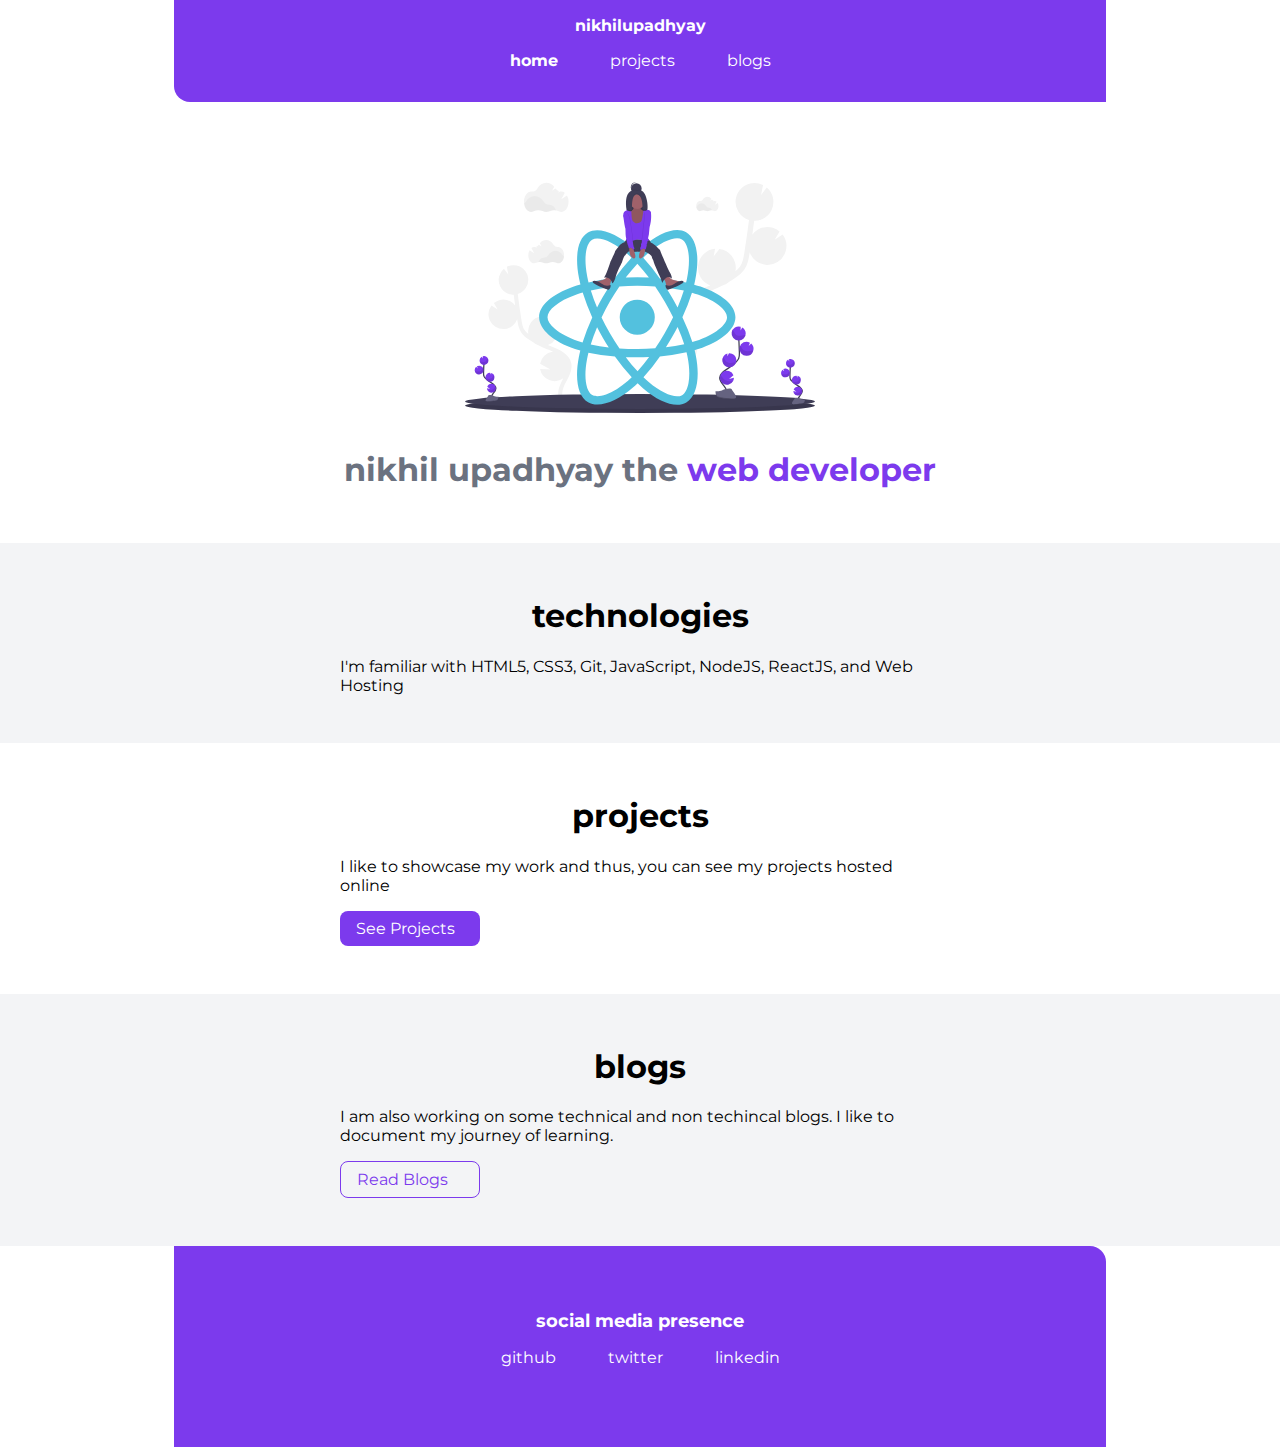
<file: index.html>
<!DOCTYPE html>
<html lang="en">

<head>
    <meta charset="UTF-8">
    <meta name="viewport" content="width=device-width, initial-scale=1.0">
    <title>home | nikhil</title>
    <link href="styles.css" rel="stylesheet" />
</head>

<body>
    <nav class="navigation container">
        <div class="nav-brand">nikhilupadhyay</div>
        <ul class="list-non-bullet nav-pills">
            <li class="list-item-inline">
                <a class="link link-active" href="index.html">home</a>
            </li>
            <li class="list-item-inline">
                <a class="link" href="projects.html">projects</a>
            </li>
            <li class="list-item-inline">
                <a class="link" href="blogs.html">blogs</a>
            </li>
        </ul>
    </nav>

    <header class="hero">
        <img class="hero-img" src="images/hero.svg" />
        <h1 class="hero-heading">nikhil upadhyay the <span class="heading-inverted"> web developer</span></h1>
    </header>

    <section class="section ow">
        <div class="container container-center">
            <h1>technologies</h1>
            <p>I'm familiar with HTML5, CSS3, Git, JavaScript, NodeJS, ReactJS, and Web Hosting</p>
        </div>
    </section>

    <section class="section">
        <div class="container container-center">
            <h1>projects</h1>
            <p>I like to showcase my work and thus, you can see my projects hosted online</p>
            <a class="link link-primary" href="projects.html">See Projects</a>
        </div>
    </section>

    <section class="section ow">
        <div class="container container-center">
            <h1>blogs</h1>
            <p>I am also working on some technical and non techincal blogs. I like to document my journey of learning.
            </p>
            <a class="link link-secondary" href="blogs.html">Read Blogs</a>
        </div>
    </section>

    <footer class="footer">
        <div class="footer-header">social media presence</div>
        <ul class="social-links list-non-bullet">
            <li class="list-item-inline">
                <a class="link" href="https://github.com/jerrycode06">
                    github
                </a>
            </li>
            <li class="list-item-inline">
                <a class="link" href="https://twitter.com/chaotic_jerry">
                    twitter
                </a>
            </li>
            <li class="list-item-inline">
                <a class="link" href="https://linkedin.com/in/nikhil-upadhyay-166673150/">
                    linkedin
                </a>
            </li>

        </ul>
    </footer>



</body>

</html>
</file>
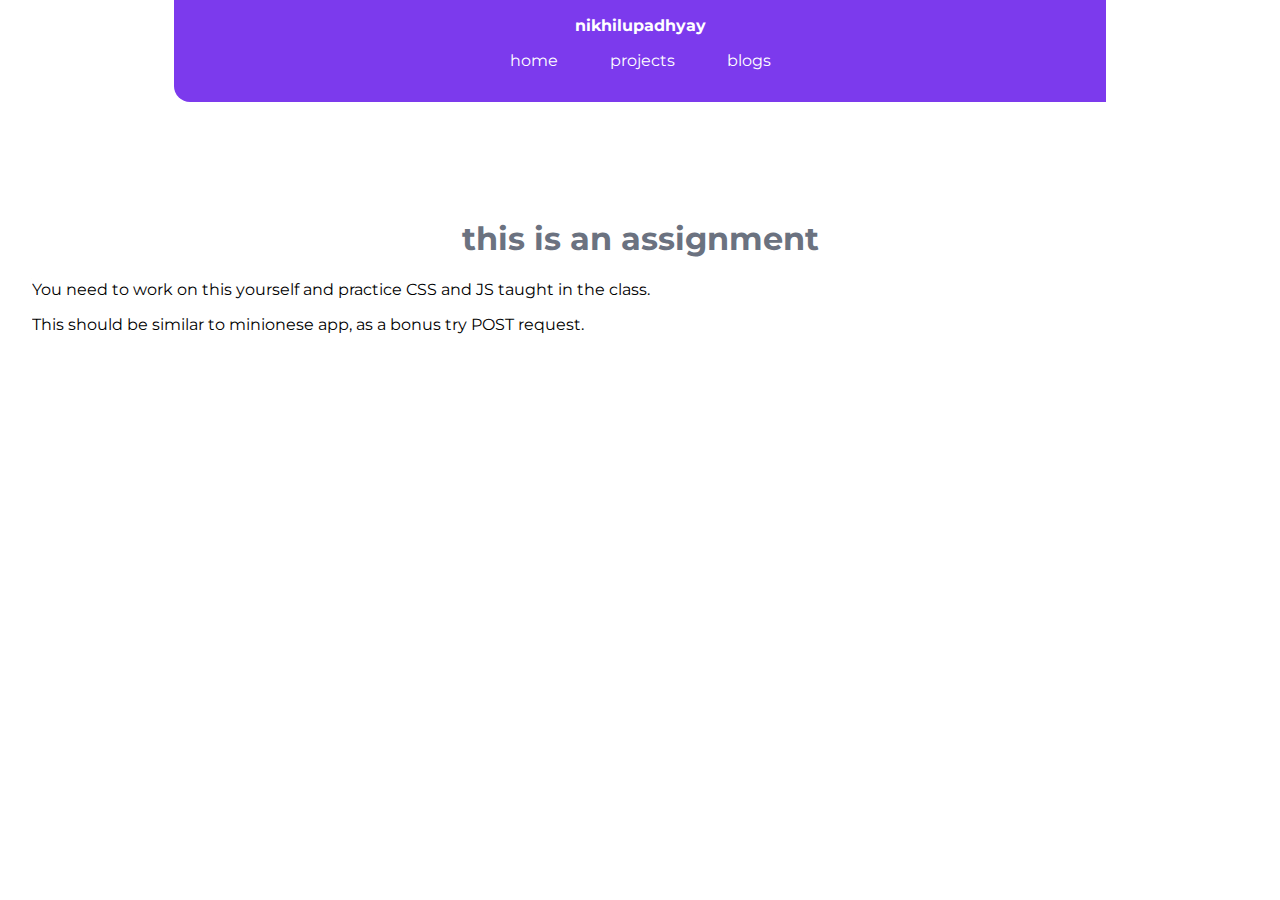
<file: assignments.html>
<!DOCTYPE html>
<html lang="en">

<head>
    <meta charset="UTF-8">
    <meta name="viewport" content="width=device-width, initial-scale=1.0">
    <link href="styles.css" rel="stylesheet" />
    <title>assignment | nikhil</title>
</head>

<body>
    <nav class="navigation container">
        <div class="nav-brand">nikhilupadhyay</div>
        <ul class="list-non-bullet nav-pills">
            <li class="list-item-inline">
                <a class="link" href="/">home</a>
            </li>
            <li class="list-item-inline">
                <a class="link " href="projects.html">projects</a>
            </li>
            <li class="list-item-inline">
                <a class="link" href="blogs.html">blogs</a>
            </li>
        </ul>
    </nav>

    <header class="hero">
        <h1 class="hero-heading">this is an assignment</h1>
        <p> You need to work on this yourself and practice CSS and JS taught in the class.</p>
        <p>This should be similar to minionese app, as a bonus try POST request.</p>
    </header>

</body>

</html>
</file>
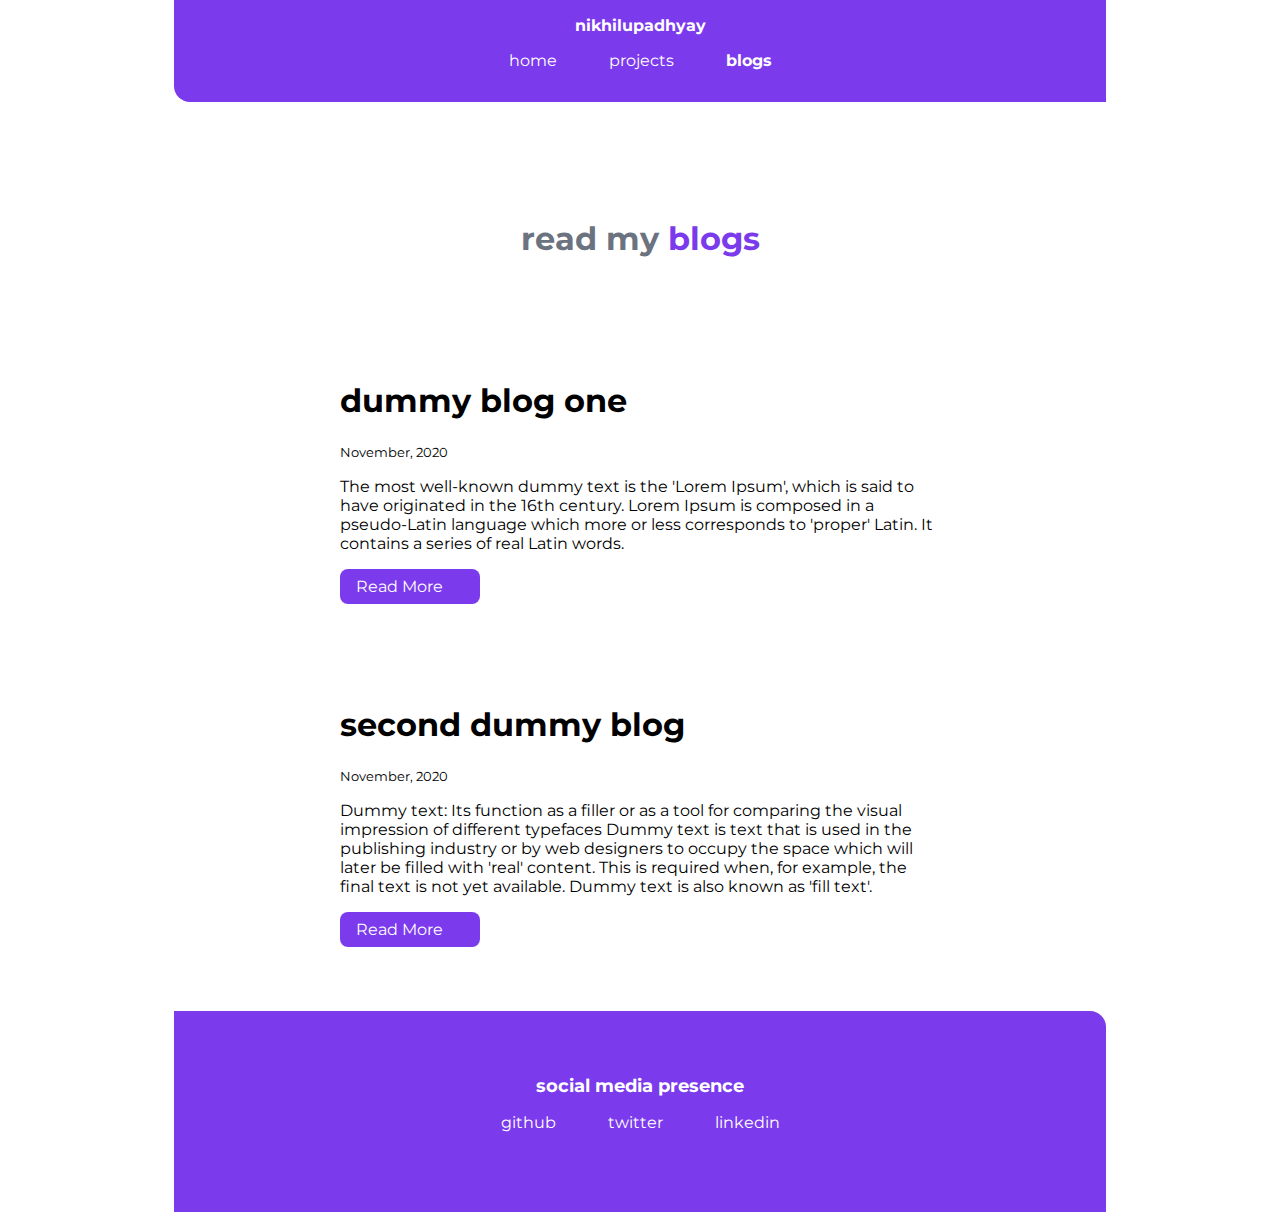
<file: blogs.html>
<!DOCTYPE html>
<html lang="en">

<head>
    <meta charset="UTF-8">
    <meta name="viewport" content="width=device-width, initial-scale=1.0">
    <link href="styles.css" rel="stylesheet" />
    <title>blogs | nikhil</title>
</head>

<body>
    <nav class="navigation container">
        <div class="nav-brand">nikhilupadhyay</div>
        <ul class="list-non-bullet nav-pills">
            <li class="list-item-inline">
                <a class="link" href="/">home</a>
            </li>
            <li class="list-item-inline">
                <a class="link " href="projects.html">projects</a>
            </li>
            <li class="list-item-inline">
                <a class="link link-active" href="blogs.html">blogs</a>
            </li>
        </ul>
    </nav>

    <header class="hero">
        <h1 class="hero-heading">read my <span class="heading-inverted">blogs</span></h1>
    </header>

    <ul class="list-non-bullet">

        <li>
            <article class="showcase-list container container-center ">
                <h1>dummy blog one</h1>
                <small>November, 2020</small>
                <p>The most well-known dummy text is the 'Lorem Ipsum', which is said to have originated in the 16th
                    century. Lorem Ipsum is composed in a pseudo-Latin language which more or less corresponds to
                    'proper' Latin. It contains a series of real Latin words.</p>

                <a class="link link-primary" href="dummy-blog.html">Read More</a>
            </article>

        </li>

        <li>
            <article class="showcase-list container container-center ">
                <h1>second dummy blog</h1>
                <small>November, 2020</small>
                <p>Dummy text: Its function as a filler or as a tool for comparing the visual impression of different
                    typefaces Dummy text is text that is used in the publishing industry or by web designers to occupy
                    the space which will later be filled with 'real' content. This is required when, for example, the
                    final text is not yet available. Dummy text is also known as 'fill text'.</p>

                <a class="link link-primary" href="dummy-blog.html">Read More</a>
            </article>

        </li>

    </ul>

    <footer class="footer">
        <div class="footer-header">social media presence</div>
        <ul class="social-links list-non-bullet">
            <li class="list-item-inline">
                <a class="link" href="https://github.com/jerrycode06">
                    github
                </a>
            </li>
            <li class=" list-item-inline">
                <a class="link" href="https://twitter.com/chaotic_jerry">
                    twitter
                </a>
            </li>
            <li class="list-item-inline">
                <a class="link" href="https://linkedin.com/in/nikhil-upadhyay-166673150/">
                    linkedin
                </a>
            </li>

        </ul>
    </footer>

</body>

</html>
</file>
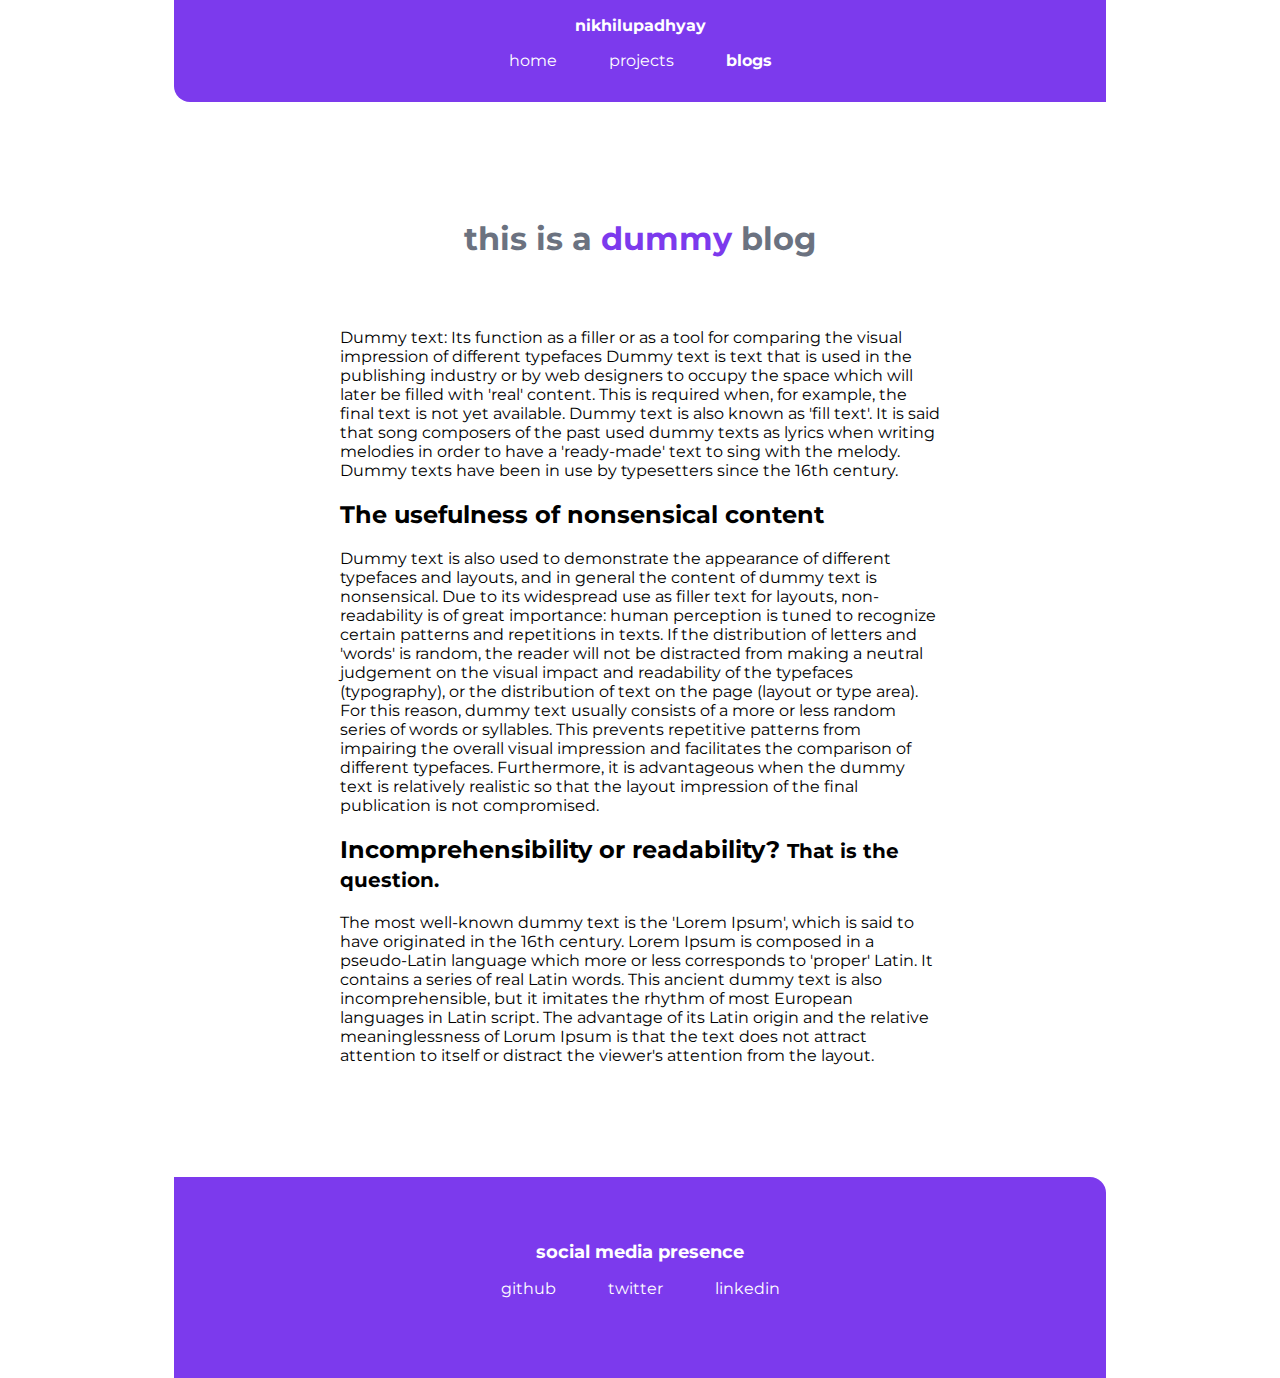
<file: dummy-blog.html>
<!DOCTYPE html>
<html lang="en">

<head>
    <meta charset="UTF-8">
    <meta name="viewport" content="width=device-width, initial-scale=1.0">
    <link href="styles.css" rel="stylesheet" />
    <title>blogs | nikhil</title>
</head>

<body>
    <nav class="navigation container">
        <div class="nav-brand">nikhilupadhyay</div>
        <ul class="list-non-bullet nav-pills">
            <li class="list-item-inline">
                <a class="link" href="/">home</a>
            </li>
            <li class="list-item-inline">
                <a class="link " href="projects.html">projects</a>
            </li>
            <li class="list-item-inline">
                <a class="link link-active" href="blogs.html">blogs</a>
            </li>
        </ul>
    </nav>

    <header class="hero">
        <h1 class="hero-heading">this is a <span class="heading-inverted">dummy</span> blog</h1>
    </header>

    <article class="container-center showcase-blog">
        <p>
            Dummy text: Its function as a filler or as a tool for comparing the visual impression of different typefaces
            Dummy text is text that is used in the publishing industry or by web designers to occupy the space which
            will later be filled with 'real' content. This is required when, for example, the final text is not yet
            available. Dummy text is also known as 'fill text'. It is said that song composers of the past used dummy
            texts as lyrics when writing melodies in order to have a 'ready-made' text to sing with the melody. Dummy
            texts have been in use by typesetters since the 16th century.
        </p>

        <h2>The usefulness of nonsensical content</h2>
        <p>
            Dummy text is also used to demonstrate the appearance of different typefaces and layouts, and in general the
            content of dummy text is nonsensical. Due to its widespread use as filler text for layouts, non-readability
            is of great importance: human perception is tuned to recognize certain patterns and repetitions in texts. If
            the distribution of letters and 'words' is random, the reader will not be distracted from making a neutral
            judgement on the visual impact and readability of the typefaces (typography), or the distribution of text on
            the page (layout or type area). For this reason, dummy text usually consists of a more or less random series
            of words or syllables. This prevents repetitive patterns from impairing the overall visual impression and
            facilitates the comparison of different typefaces. Furthermore, it is advantageous when the dummy text is
            relatively realistic so that the layout impression of the final publication is not compromised.
        </p>


        <h2> Incomprehensibility or readability? <small>That is the question.</small> </h2>
        <p>
            The most well-known dummy text is the 'Lorem Ipsum', which is said to have originated in the 16th century.
            Lorem Ipsum is composed in a pseudo-Latin language which more or less corresponds to 'proper' Latin. It
            contains a series of real Latin words. This ancient dummy text is also incomprehensible, but it imitates the
            rhythm of most European languages in Latin script. The advantage of its Latin origin and the relative
            meaninglessness of Lorum Ipsum is that the text does not attract attention to itself or distract the
            viewer's attention from the layout.
        </p>

    </article>


    <footer class="footer">
        <div class="footer-header">social media presence</div>
        <ul class="social-links list-non-bullet">
            <li class="list-item-inline">
                <a class="link" href="https://github.com/jerrycode06">
                    github
                </a>
            </li>
            <li class="list-item-inline">
                <a class="link" href="https://twitter.com/chaotic_jerry">
                    twitter
                </a>
            </li>
            <li class="list-item-inline">
                <a class="link" href="https://linkedin.com/in/nikhil-upadhyay-166673150/">
                    linkedin
                </a>
            </li>

        </ul>
    </footer>

</body>

</html>
</file>
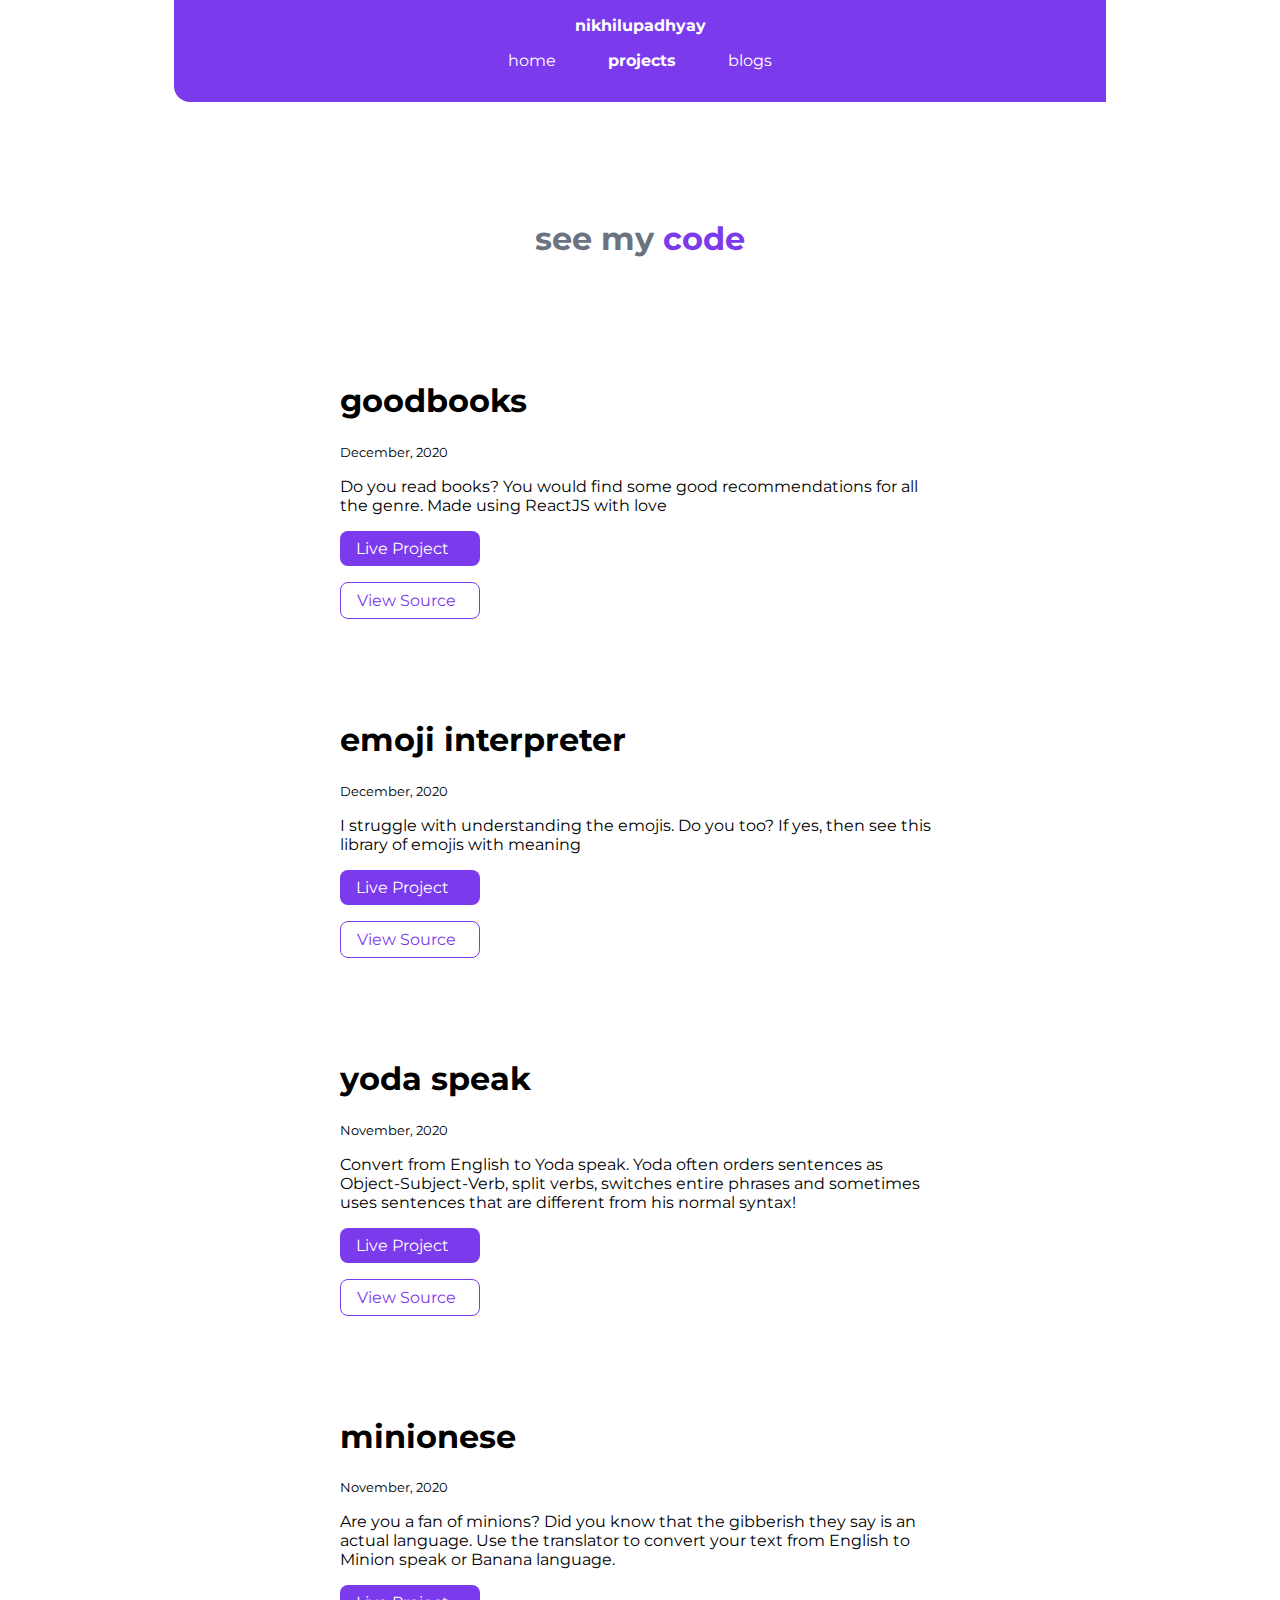
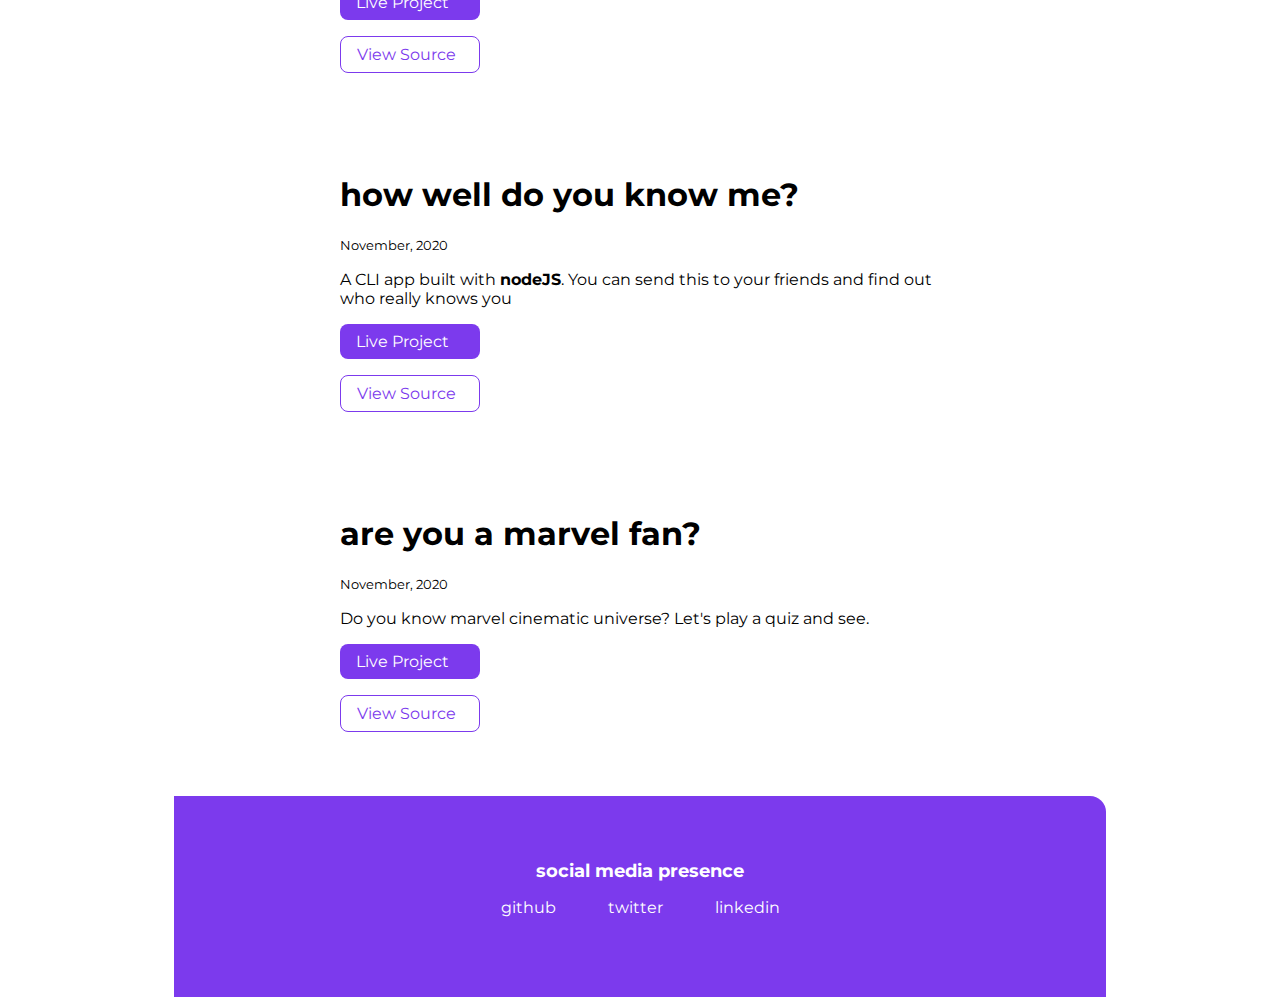
<file: projects.html>
<!DOCTYPE html>
<html lang="en">

<head>
    <meta charset="UTF-8">
    <meta name="viewport" content="width=device-width, initial-scale=1.0">
    <link href="styles.css" rel="stylesheet" />
    <title>projects | nikhil</title>
</head>

<body>
    <nav class="navigation container">
        <div class="nav-brand">nikhilupadhyay</div>
        <ul class="list-non-bullet nav-pills">
            <li class="list-item-inline">
                <a class="link" href="/">home</a>
            </li>
            <li class="list-item-inline">
                <a class="link link-active" href="projects.html">projects</a>
            </li>
            <li class="list-item-inline">
                <a class="link" href="blogs.html">blogs</a>
            </li>
        </ul>
    </nav>

    <header class="hero">
        <h1 class="hero-heading">see my <span class="heading-inverted"> code</span></h1>
    </header>

    <ul class="list-non-bullet">

        <li>
            <article class="showcase-list container container-center ">
                <h1>goodbooks</h1>
                <small>December, 2020</small>
                <p>Do you read books? You would find some good recommendations for all the genre. Made using ReactJS
                    with love</p>

                <a class="link link-primary" href="https://hiq3h.csb.app/">Live Project</a>
                <a class="link link-secondary"
                    href="https://github.com/tanaypratap/neogcamp-lesson-five-assignments">View Source</a>

            </article>

        </li>

        <li>
            <article class="showcase-list container container-center ">
                <h1>emoji interpreter</h1>
                <small>December, 2020</small>
                <p>I struggle with understanding the emojis. Do you too? If yes, then see this library of emojis with
                    meaning</p>

                <a class="link link-primary" href="https://l4w0y.csb.app/">Live Project</a>
                <a class="link link-secondary" href="https://github.com/tanaypratap/neogcamp-practice-emoji-app">View
                    Source</a>

            </article>

        </li>

        <li>
            <article class="showcase-list container container-center ">
                <h1>yoda speak</h1>
                <small>November, 2020</small>
                <p>Convert from English to Yoda speak. Yoda often orders sentences as Object-Subject-Verb, split verbs,
                    switches entire phrases and sometimes uses sentences that are different from his normal syntax!</p>

                <a class="link link-primary" href="assignments.html">Live Project</a>
                <a class="link link-secondary" href="assignments.html">View Source</a>

            </article>

        </li>

        <li>
            <article class="showcase-list container container-center ">
                <h1>minionese</h1>
                <small>November, 2020</small>
                <p>Are you a fan of minions? Did you know that the gibberish they say is an actual language. Use the
                    translator to convert your text from English to Minion speak or Banana language.</p>

                <a class="link link-primary" href="https://github.com/tanaypratap/neogcamp-banana-speak">Live
                    Project</a>
                <a class="link link-secondary" href="https://bananaspeakpractice.netlify.app/">View Source</a>

            </article>

        </li>

        <li>
            <article class="showcase-list container container-center ">
                <h1>how well do you know me?</h1>
                <small>November, 2020</small>
                <p>A CLI app built with <strong>nodeJS</strong>. You can send this to your friends and find out who
                    really knows you</p>

                <a class="link link-primary" href="https://repl.it/@tanaypratap/end-game?embed=true">Live Project</a>
                <a class="link link-secondary" href="https://github.com/tanaypratap/neogcamp-cli-project-1">View
                    Source</a>
            </article>

        </li>

        <li>
            <article class="showcase-list container container-center ">
                <h1>are you a marvel fan?</h1>
                <small>November, 2020</small>
                <p>Do you know marvel cinematic universe? Let's play a quiz and see.</p>

                <a class="link link-primary" href="https://repl.it/@tanaypratap/quiz-on-marvel?embed=true">Live
                    Project</a>
                <a class="link link-secondary" href="https://github.com/tanaypratap/neogcamp-quiz-on-marvel">View
                    Source</a>

            </article>

        </li>

    </ul>

    <footer class="footer">
        <div class="footer-header">social media presence</div>
        <ul class="social-links list-non-bullet">
            <li class="list-item-inline">
                <a class="link" href="https://github.com/jerrycode06">
                    github
                </a>
            </li>
            <li class="list-item-inline">
                <a class="link" href="https://twitter.com/chaotic_jerry">
                    twitter
                </a>
            </li>
            <li class="list-item-inline">
                <a class="link" href="https://linkedin.com/in/nikhil-upadhyay-166673150/">
                    linkedin
                </a>
            </li>

        </ul>
    </footer>

</body>

</html>
</file>
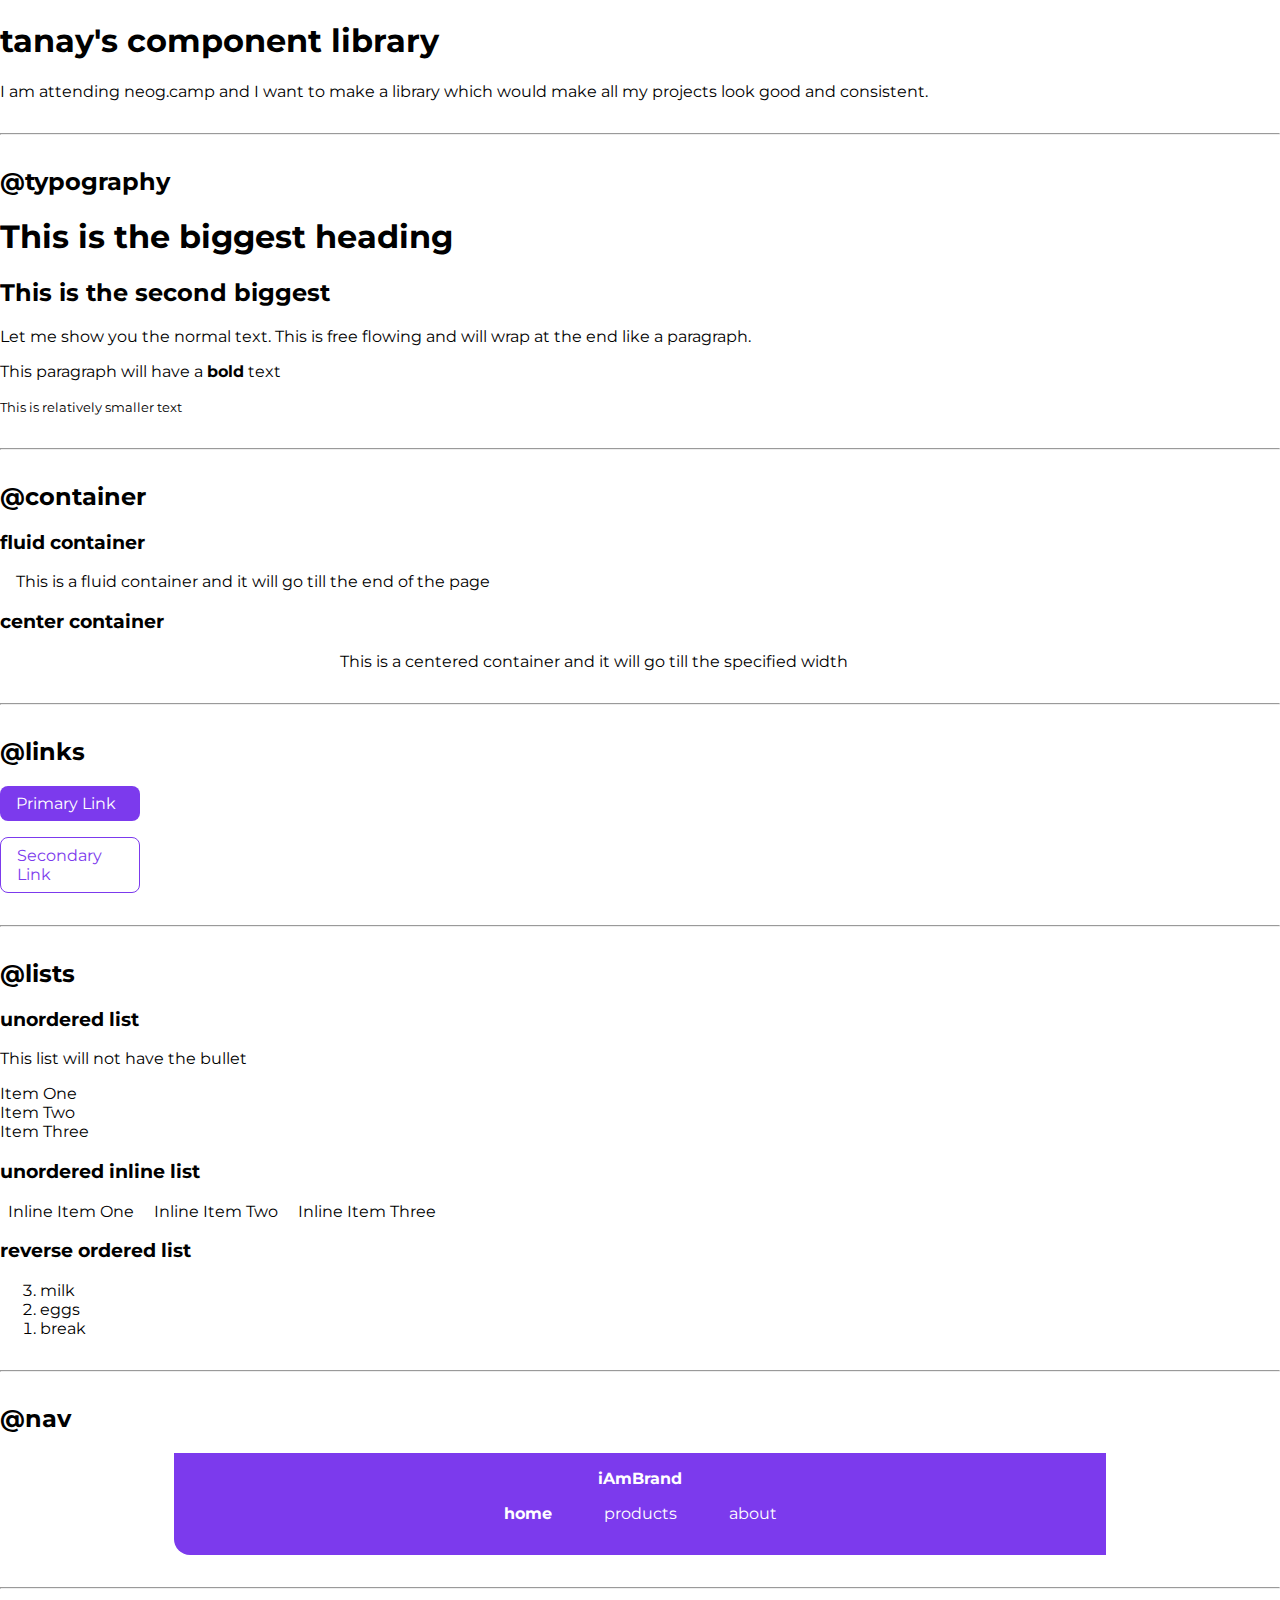
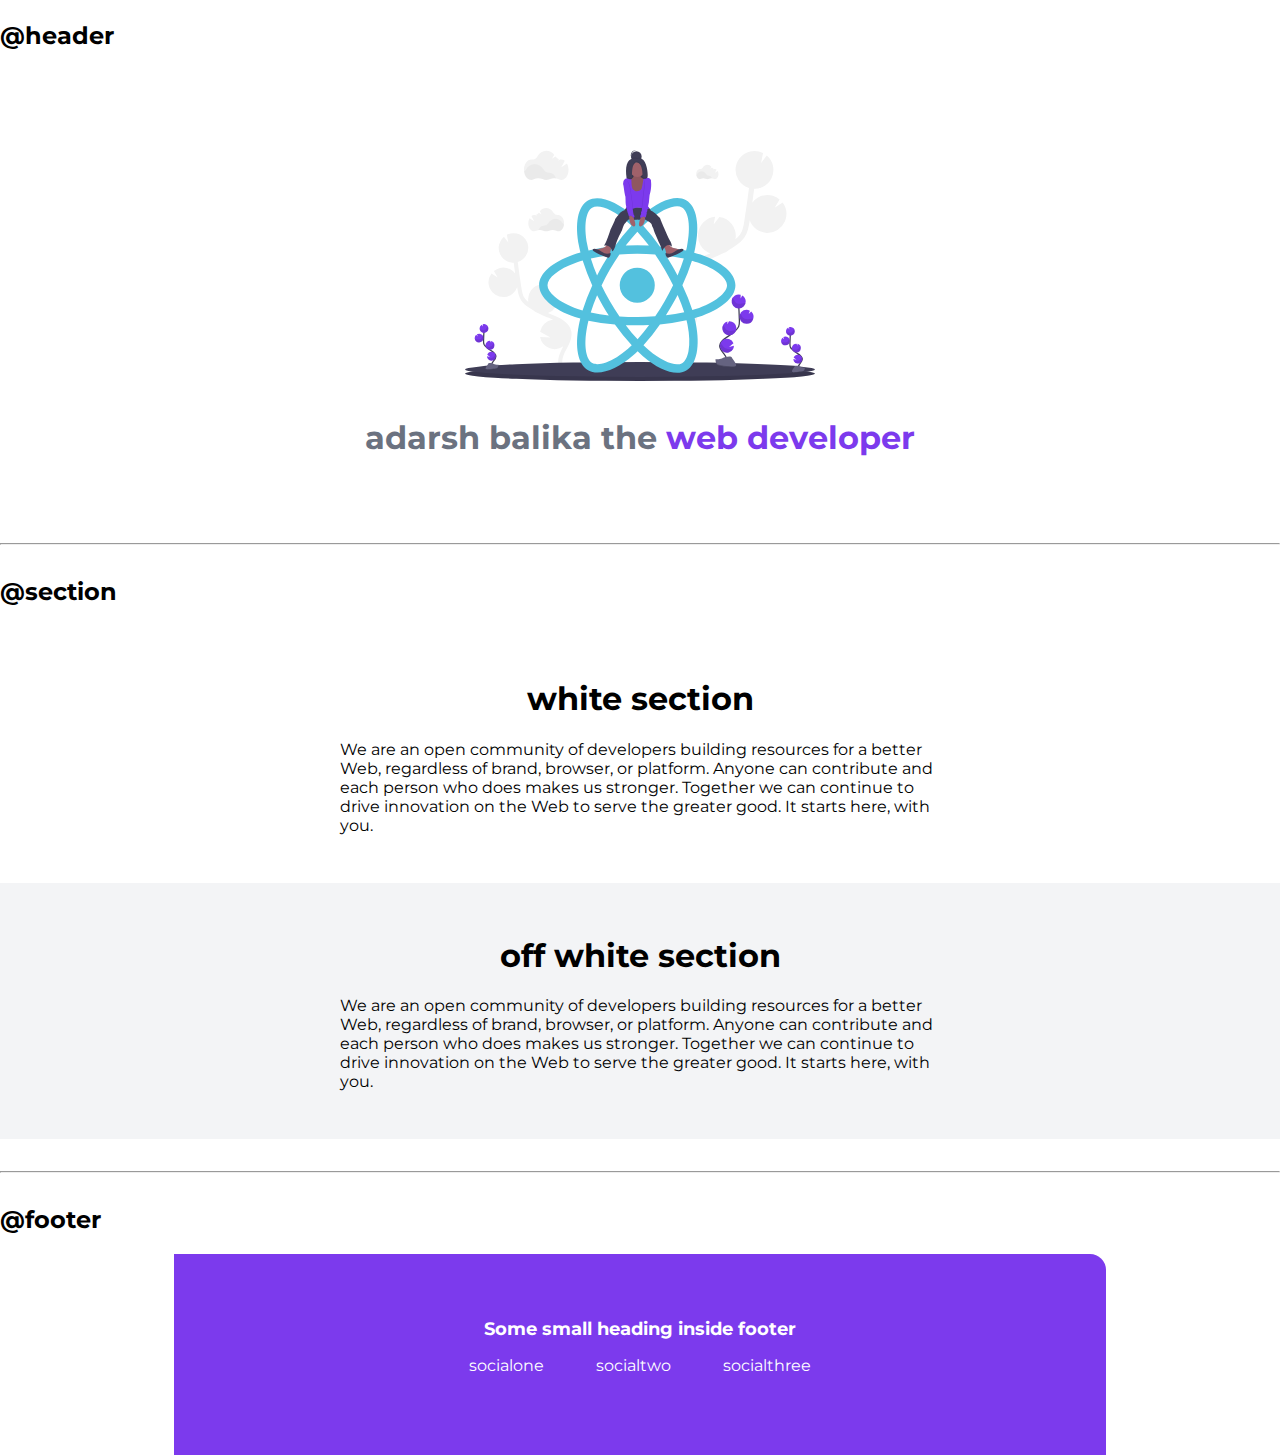
<file: lib/components.html>
<!DOCTYPE html>
<html lang="en">

<head>
    <meta charset="UTF-8">
    <meta name="viewport" content="width=device-width, initial-scale=1.0">
    <title>Component Library</title>

    <link href="/styles.css" rel="stylesheet" />
</head>

<body>
    <h1>tanay's component library</h1>
    <p>I am attending neog.camp and I want to make a library which would make all my projects look good and consistent.
    </p>

    <hr>


    <h2>@typography</h2>

    <h1>This is the biggest heading</h1>
    <h2>This is the second biggest</h2>
    <p> Let me show you the normal text. This is free flowing and will wrap at the end like a paragraph. </p>
    <p>This paragraph will have a <strong>bold</strong> text</p>
    <small>This is relatively smaller text</small>

    <hr>

    <h2>@container</h2>

    <h3>fluid container</h3>
    <div class="container">This is a fluid container and it will go till the end of the page</div>

    <h3>center container</h3>
    <div class="container container-center">This is a centered container and it will go till the specified width</div>

    <hr>

    <h2>@links</h2>

    <a class="link link-primary" href="/">Primary Link</a>
    <a class="link link-secondary" href="/">Secondary Link</a>

    <hr>

    <h2>@lists</h2>

    <h3>unordered list</h3>
    <p> This list will not have the bullet</p>

    <ul class="list-non-bullet">
        <li>Item One</li>
        <li>Item Two</li>
        <li>Item Three</li>

    </ul>

    <h3> unordered inline list</h3>

    <ul class="list-non-bullet">
        <li class="list-item-inline">Inline Item One</li>
        <li class="list-item-inline">Inline Item Two</li>
        <li class="list-item-inline">Inline Item Three</li>
    </ul>

    <h3> reverse ordered list</h3>

    <ol reversed>
        <li>milk</li>
        <li>eggs</li>
        <li>break</li>
    </ol>

    <hr />

    <h2>@nav</h2>

    <nav class="navigation container">
        <div class="nav-brand">iAmBrand</div>
        <ul class="list-non-bullet nav-pills">
            <li class="list-item-inline">
                <a class="link link-active" href="/">home</a>
            </li>
            <li class="list-item-inline">
                <a class="link" href="/">products</a>
            </li>
            <li class="list-item-inline">
                <a class="link" href="/">about</a>
            </li>
        </ul>
    </nav>

    <hr>

    <h2>@header</h2>

    <header class="hero">
        <img class="hero-img" src="/images/hero.svg" />
        <h1 class="hero-heading">adarsh balika the <span class="heading-inverted"> web developer</span></h1>
    </header>

    <hr>
    <h2>@section</h2>
    <section class="section">
        <div class="container container-center">
            <h1>white section</h1>
            <p>We are an open community of developers building resources for a better Web, regardless of brand, browser,
                or platform. Anyone can contribute and each person who does makes us stronger. Together we can continue
                to drive innovation on the Web to serve the greater good. It starts here, with you.</p>
        </div>

    </section>

    <section class="section ow">
        <div class="container container-center">
            <h1>off white section</h1>
            <p>We are an open community of developers building resources for a better Web, regardless of brand, browser,
                or platform. Anyone can contribute and each person who does makes us stronger. Together we can continue
                to drive innovation on the Web to serve the greater good. It starts here, with you.</p>
        </div>

    </section>

    <hr>

    <h2>@footer</h2>

    <footer class="footer">
        <div class="footer-header">Some small heading inside footer</div>
        <ul class="social-links list-non-bullet">
            <li class="list-item-inline">
                <a class="link" href="/">
                    socialone
                </a>
            </li>
            <li class="list-item-inline">
                <a class="link" href="/">
                    socialtwo
                </a>
            </li>
            <li class="list-item-inline">
                <a class="link" href="/">
                    socialthree
                </a>
            </li>
            
        </ul>
    </footer>

    </div>
</body>

</html>
</file>
<file: styles.css>
@import url("https://fonts.googleapis.com/css2?family=Montserrat:wght@400;700&display=swap");

:root {
  --primary-color: #7c3aed;
  --off-white: #f3f4f6;
  --dark-gray: #6b7280;
}

body {
  font-family: "Montserrat", sans-serif;
  margin: 0px;
}

hr {
  margin: 2rem 0rem;
}

/** spaces **/

.margin-md {
  margin: 2rem;
}

/** container **/
.container {
  padding: 0rem 1rem;
}

.container-center {
  max-width: 600px;
  margin: auto;
}

/** links **/
.link {
  box-sizing: border-box;
  text-decoration: none;
  padding: 0.5rem 1rem;
}

.link-primary {
  background-color: var(--primary-color);
  border-radius: 0.5rem;
  color: white;
  display: block;
  max-width: 140px;
  margin: 1rem 1rem 1rem 0rem;
}

.link-secondary {
  color: var(--primary-color);
  border-radius: 0.5rem;
  border: 1px solid var(--primary-color);
  display: block;
  max-width: 140px;
  margin: 1rem 1rem 1rem 0rem;
}

/** look into BEM naming convention for CSS **/

/** lists **/

.list-non-bullet {
  list-style: none;
  padding-inline-start: 0px;
}

.list-item-inline {
  display: inline;
  padding: 0rem 0.5rem;
}

/** navigation **/

.navigation {
  background-color: var(--primary-color);
  color: white;
  padding: 1rem;
  border-bottom-left-radius: 1rem;
  max-width: 900px;
  margin: auto;
  text-align: center;
}

.navigation .nav-brand {
  font-weight: bold;
}

.navigation .nav-pills {
  text-align: center;
}

.navigation .link {
  color: white;
}

.navigation .link-active {
  font-weight: bold;
}

/** header **/

.hero {
  padding: 2rem;
  padding-top: 5rem;
}

.hero .hero-img {
  max-width: 80%;
  width: 350px;
  display: block;
  margin: auto;
}

.hero .hero-heading {
  text-align: center;
  padding-top: 1rem;
  color: var(--dark-gray);
}

.hero .hero-heading .heading-inverted {
  color: var(--primary-color);
}

/** sections **/

.section {
  padding: 2rem;
}

.section h1 {
  text-align: center;
}

.ow {
  background-color: var(--off-white);
}

/** footers **/

.footer {
  background-color: var(--primary-color);
  padding: 4rem 1rem;
  text-align: center;
  color: white;
  border-top-right-radius: 1rem;
  max-width: 900px;
  margin: auto;
}

.footer .link {
  color: white;
}

.footer .footer-header {
  font-weight: bold;
  font-size: large;
}

.footer ul {
  padding-inline-start: 0px;
}

/** projects **/
.showcase-list {
  padding: 2rem;
}

/** blogs **/
.showcase-blog {
  padding-bottom: 6rem;
}
</file>
